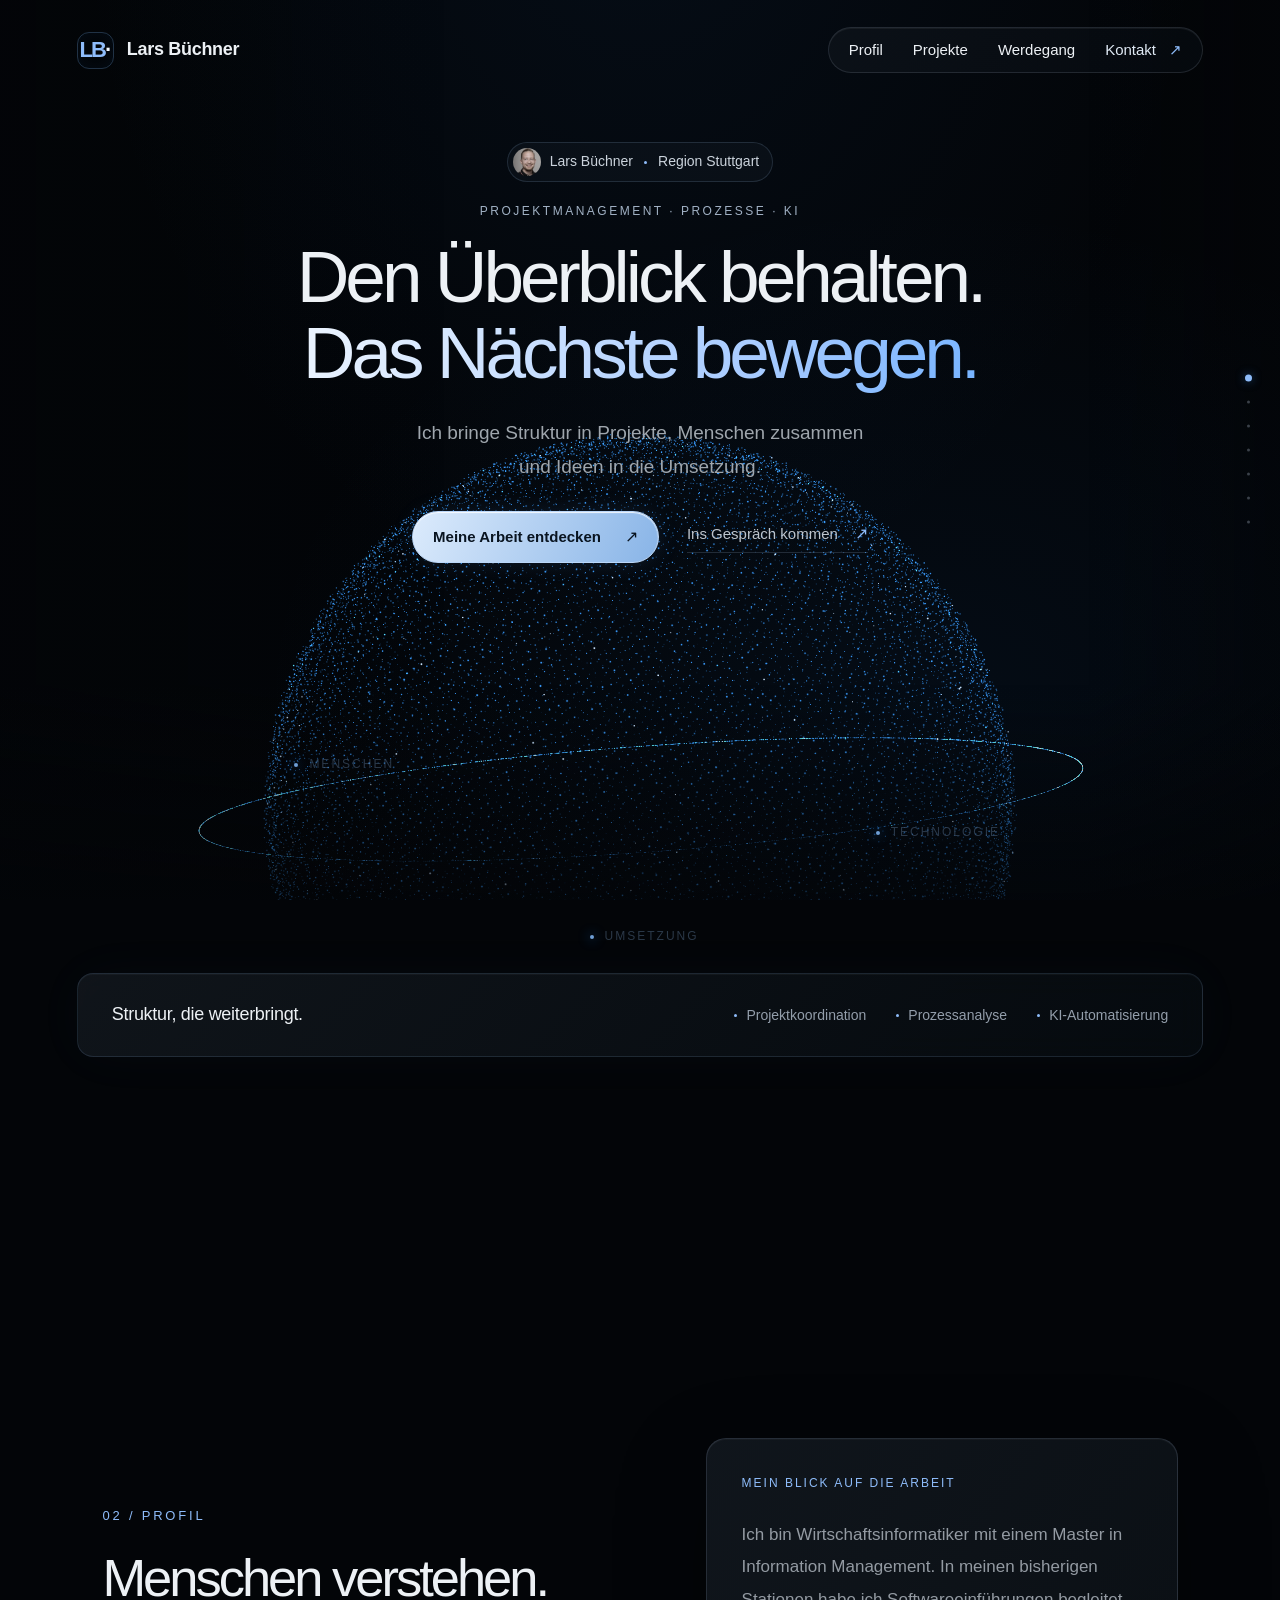
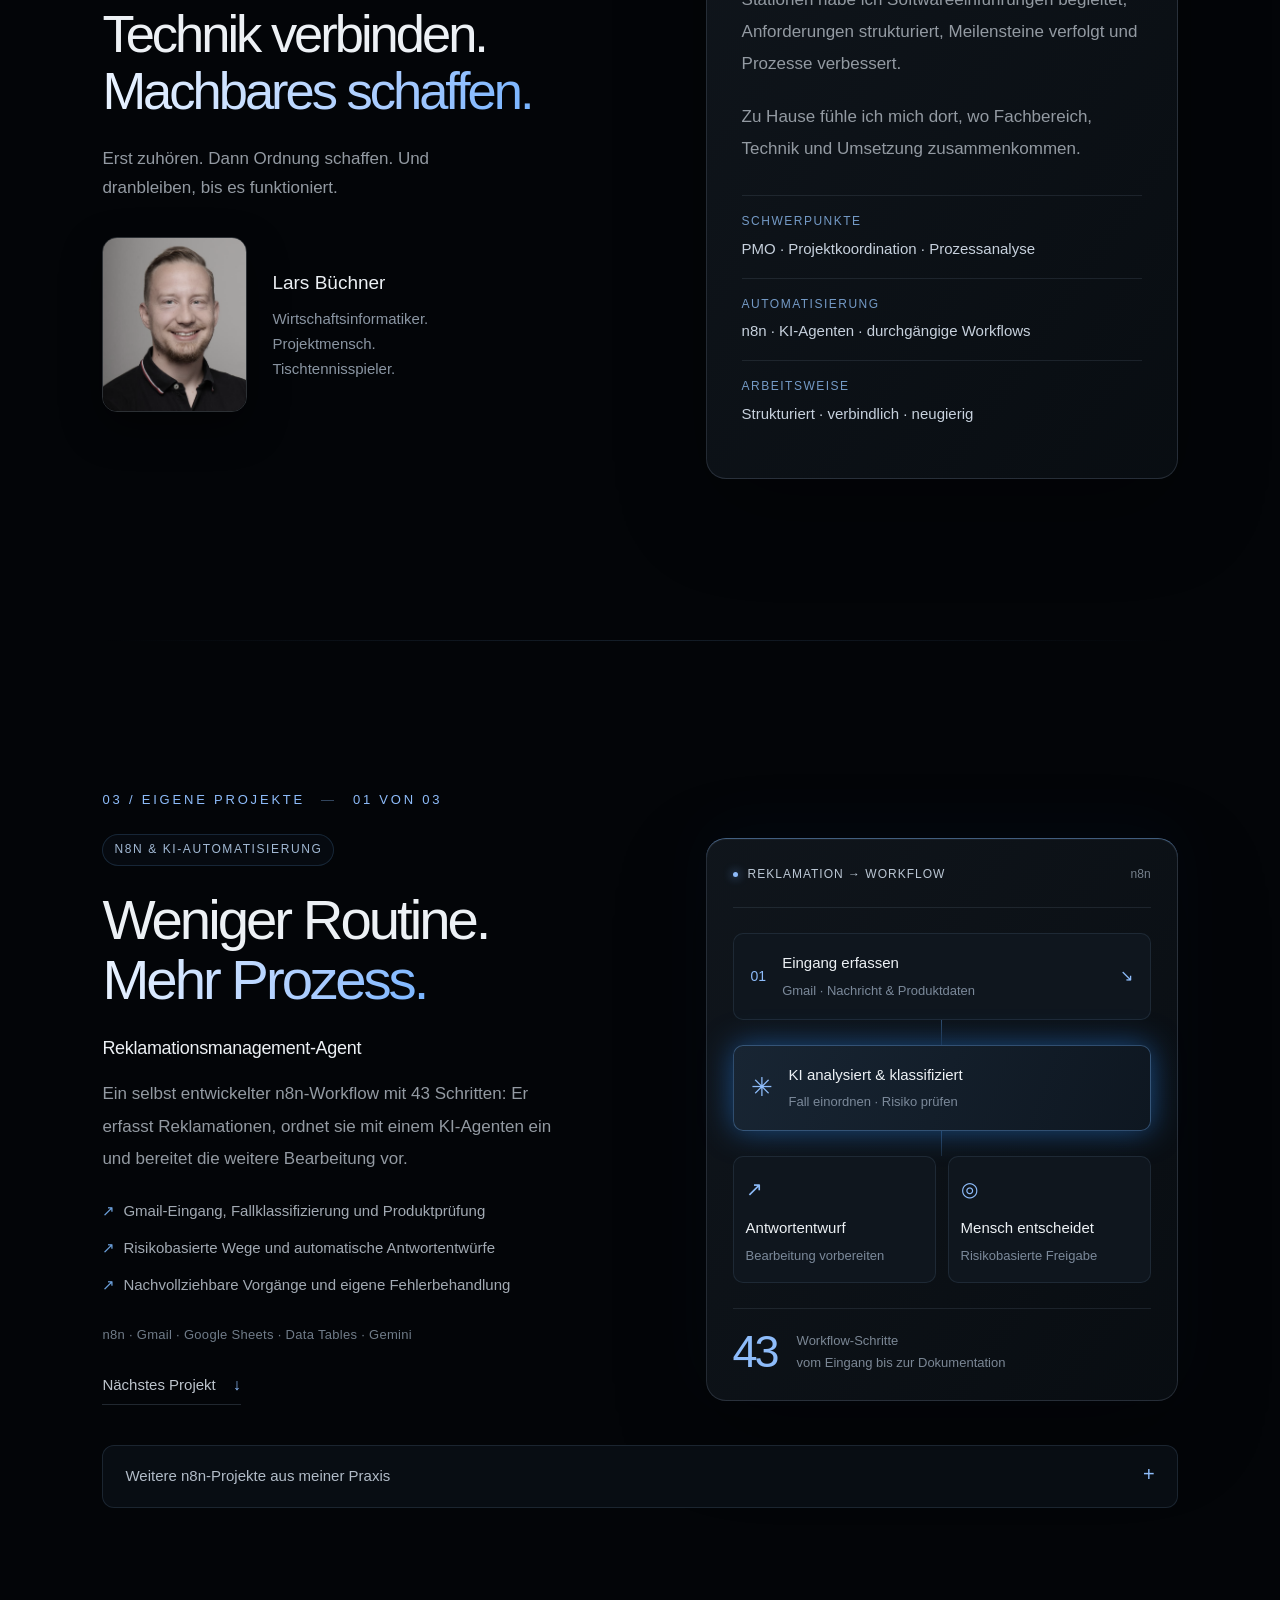
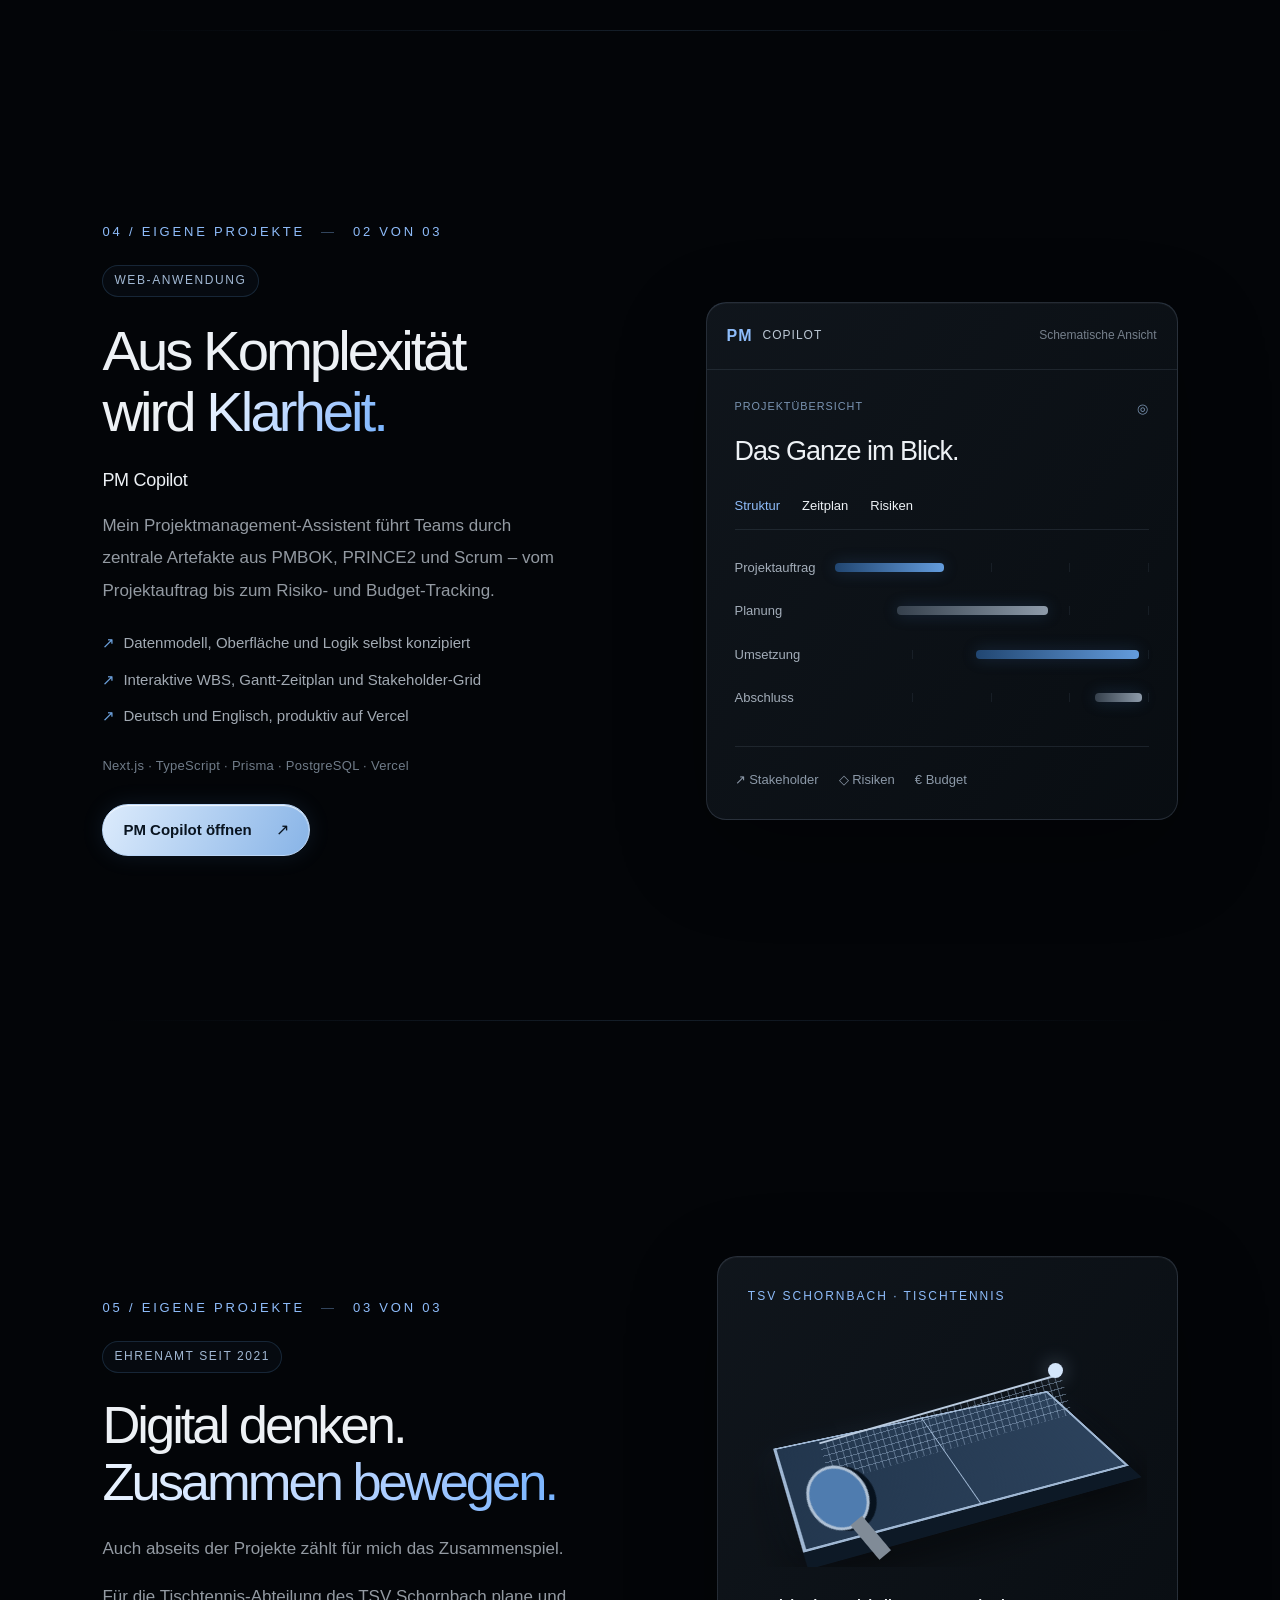
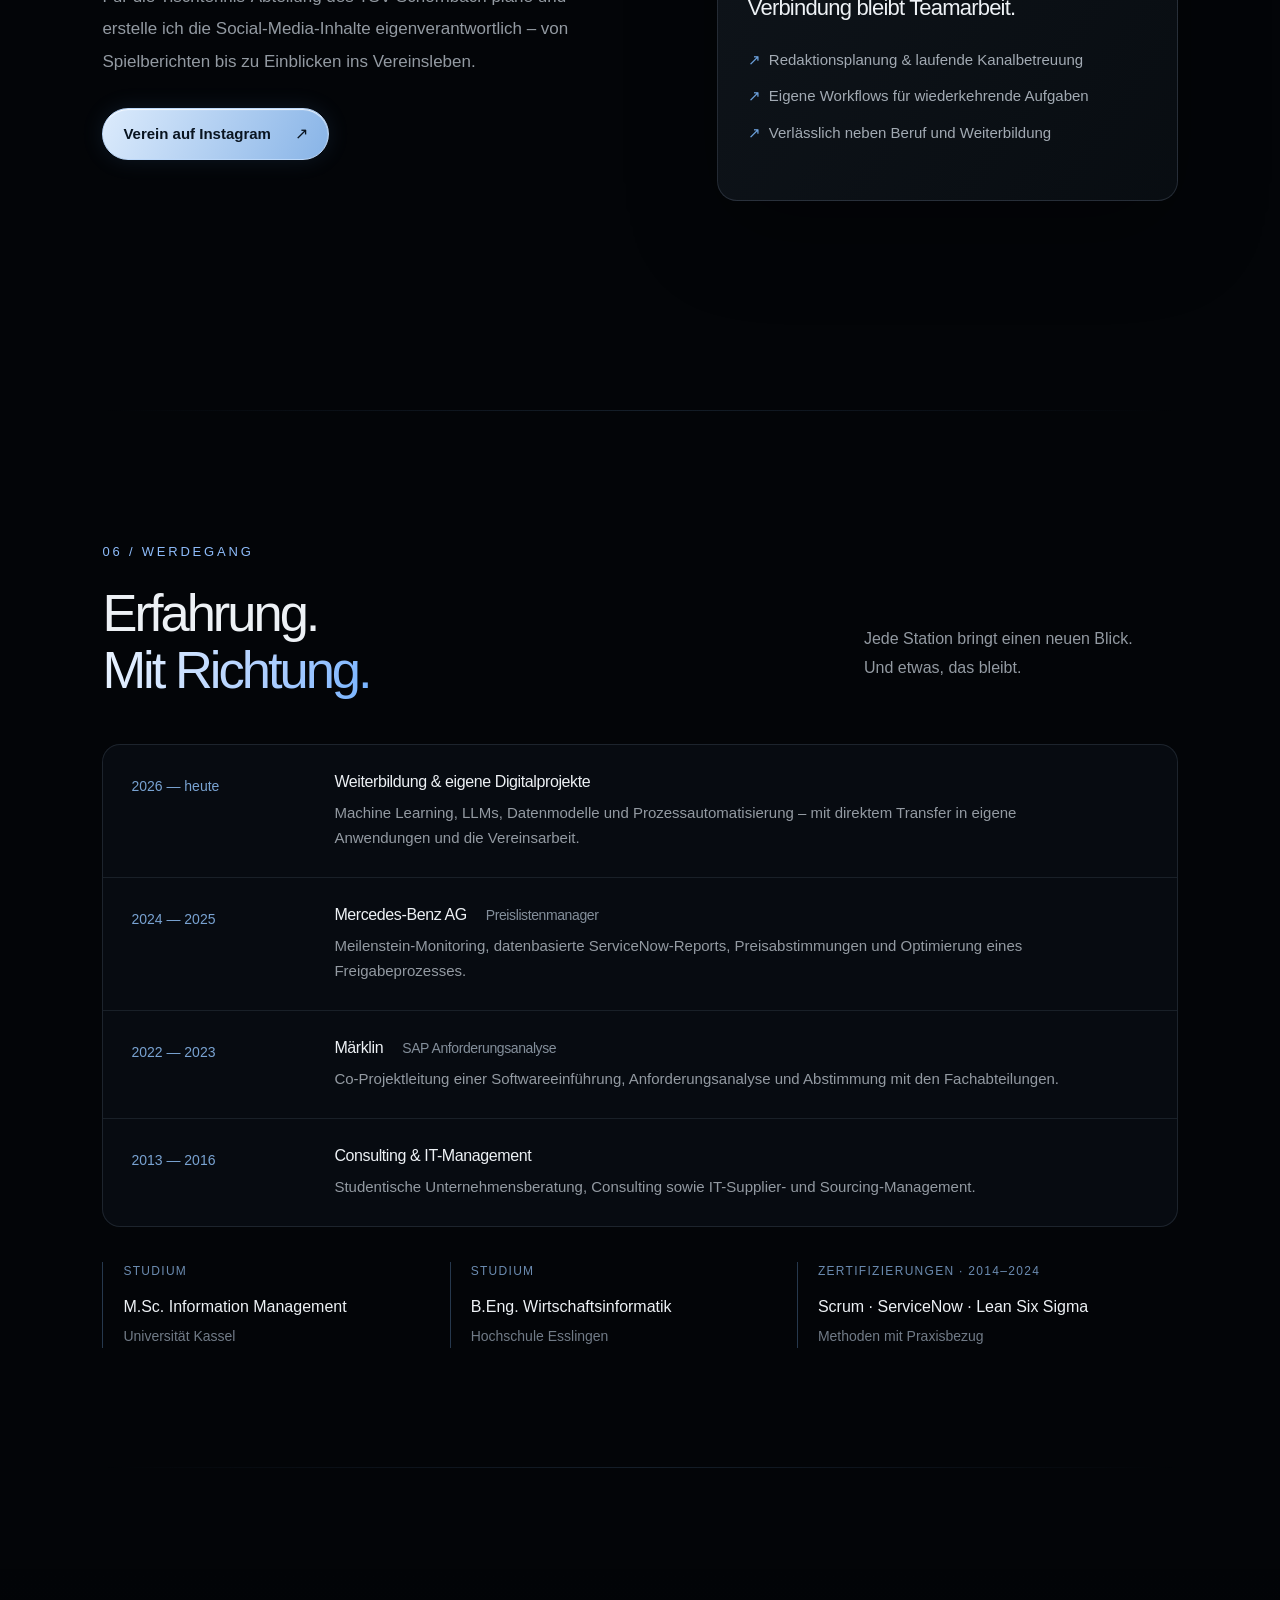
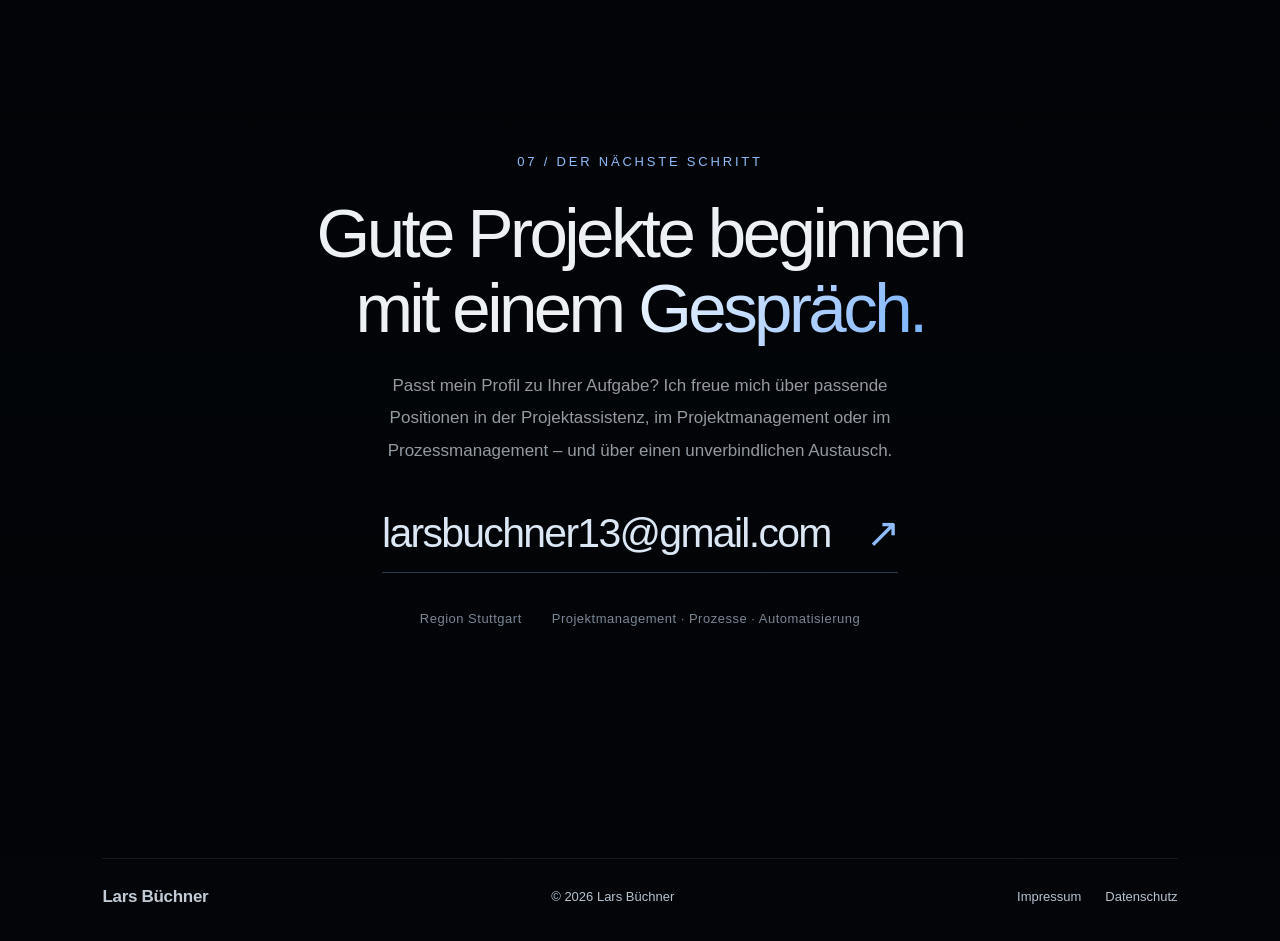
<file: index.html>
<!doctype html>
<html lang="de">
<head>
<meta charset="utf-8"><meta name="viewport" content="width=device-width, initial-scale=1"><meta name="theme-color" content="#030608">
<meta name="description" content="Lars Büchner – Projektmanagement, Prozessanalyse und KI-Automatisierung. Meine Arbeit, Projekte und mein Werdegang.">
<title>Lars Büchner – Projekte mit Perspektive</title><link rel="stylesheet" href="assets/css/style.css?v=10"><script src="assets/js/particles.js?v=10" defer></script><script src="assets/js/main.js?v=10" defer></script>
<link rel="stylesheet" href="assets/css/legal.css?v=1">
</head>
<body>
<a class="skip-link" href="#main">Zum Inhalt</a>
<div class="universe" aria-hidden="true"><div class="ambient-glow"></div><div class="orb-fallback"></div><canvas id="particle-world"></canvas><div class="universe-vignette"></div></div>
<header class="site-header"><a class="wordmark" href="#top" aria-label="Lars Büchner – zur Startseite"><span class="monogram">LB<span>·</span></span><span>Lars Büchner</span></a><nav aria-label="Hauptnavigation"><a href="#profil">Profil</a><a href="#projekte">Projekte</a><a href="#werdegang">Werdegang</a><a class="nav-contact" href="#kontakt">Kontakt <span aria-hidden="true">↗</span></a></nav></header>
<nav class="chapter-nav" aria-label="Abschnitte"><a href="#top" class="active" aria-label="01 – Start" aria-current="location"><span>Start</span></a><a href="#profil" aria-label="02 – Profil"><span>Profil</span></a><a href="#projekte" aria-label="03 – Automatisierung"><span>Automatisierung</span></a><a href="#copilot" aria-label="04 – PM Copilot"><span>PM Copilot</span></a><a href="#verein" aria-label="05 – Ehrenamt"><span>Ehrenamt</span></a><a href="#werdegang" aria-label="06 – Werdegang"><span>Werdegang</span></a><a href="#kontakt" aria-label="07 – Kontakt"><span>Kontakt</span></a></nav>
<main id="main">
<section class="scene hero" id="top" data-scene="0" aria-labelledby="hero-title"><div class="content hero-layout"><div class="hero-copy"><a class="identity" href="#profil"><img src="assets/img/portrait.jpg" alt="" width="32" height="32"><span>Lars Büchner</span><span class="identity-dot"></span><span>Region Stuttgart</span></a><p class="eyebrow">Projektmanagement · Prozesse · KI</p><h1 id="hero-title">Den Überblick behalten.<br><em>Das Nächste bewegen.</em></h1><p class="intro">Ich bringe Struktur in Projekte, Menschen zusammen<br class="desktop-break"> und Ideen in die Umsetzung.</p><div class="actions"><a class="button" href="#projekte">Meine Arbeit entdecken <span aria-hidden="true">↗</span></a><a class="text-link" href="#kontakt">Ins Gespräch kommen <span aria-hidden="true">↗</span></a></div></div><div class="hero-stage" aria-hidden="true"><span class="orbit-label label-left">MENSCHEN</span><span class="orbit-label label-right">TECHNOLOGIE</span><span class="orbit-label label-bottom">UMSETZUNG</span></div><div class="hero-foundation"><span>Struktur, die weiterbringt.</span><div><span>Projektkoordination</span><span>Prozessanalyse</span><span>KI-Automatisierung</span></div></div></div></section>
<section class="scene" id="profil" data-scene="1" aria-labelledby="profile-title"><div class="content profile-layout"><div><p class="eyebrow">02 / Profil</p><h2 id="profile-title">Menschen verstehen.<br>Technik verbinden.<br><em>Machbares schaffen.</em></h2><p class="section-lead">Erst zuhören. Dann Ordnung schaffen. Und dranbleiben, bis es funktioniert.</p><figure class="profile-portrait"><img src="assets/img/portrait.jpg" width="680" height="840" loading="lazy" alt="Lars Büchner"><figcaption><strong>Lars Büchner</strong><span>Wirtschaftsinformatiker.<br>Projektmensch.<br>Tischtennisspieler.</span></figcaption></figure></div><div class="glass profile-panel depth"><span class="panel-label">Mein Blick auf die Arbeit</span><p>Ich bin Wirtschaftsinformatiker mit einem Master in Information Management. In meinen bisherigen Stationen habe ich Softwareeinführungen begleitet, Anforderungen strukturiert, Meilensteine verfolgt und Prozesse verbessert.</p><p>Zu Hause fühle ich mich dort, wo Fachbereich, Technik und Umsetzung zusammenkommen.</p><dl class="facts"><div><dt>Schwerpunkte</dt><dd>PMO · Projektkoordination · Prozessanalyse</dd></div><div><dt>Automatisierung</dt><dd>n8n · KI-Agenten · durchgängige Workflows</dd></div><div><dt>Arbeitsweise</dt><dd>Strukturiert · verbindlich · neugierig</dd></div></dl></div></div></section>
<section class="scene project" id="projekte" data-scene="2" aria-labelledby="automation-title"><div class="content"><p class="eyebrow">03 / Eigene Projekte <span class="eyebrow-divider">—</span> 01 von 03</p><div class="project-layout"><div class="project-copy"><span class="tag">n8n & KI-Automatisierung</span><h2 id="automation-title">Weniger Routine.<br><em>Mehr Prozess.</em></h2><h3>Reklamationsmanagement-Agent</h3><p>Ein selbst entwickelter n8n-Workflow mit 43 Schritten: Er erfasst Reklamationen, ordnet sie mit einem KI-Agenten ein und bereitet die weitere Bearbeitung vor.</p><ul class="check-list"><li>Gmail-Eingang, Fallklassifizierung und Produktprüfung</li><li>Risikobasierte Wege und automatische Antwortentwürfe</li><li>Nachvollziehbare Vorgänge und eigene Fehlerbehandlung</li></ul><p class="tools">n8n · Gmail · Google Sheets · Data Tables · Gemini</p><a href="#copilot" class="text-link">Nächstes Projekt <span aria-hidden="true">↓</span></a></div><div class="workflow-visual glass depth" role="img" aria-label="Vereinfachter Ablauf: Eingang, KI-Analyse, risikobasierte Prüfung, Antwortentwurf oder menschliche Entscheidung."><div class="visual-heading"><span class="status-dot"></span> REKLAMATION → WORKFLOW <span>n8n</span></div><div class="flow-node first"><b>01</b><div><strong>Eingang erfassen</strong><small>Gmail · Nachricht & Produktdaten</small></div><span>↘</span></div><div class="flow-connector"></div><div class="flow-node ai"><b>✳</b><div><strong>KI analysiert & klassifiziert</strong><small>Fall einordnen · Risiko prüfen</small></div></div><div class="flow-connector"></div><div class="flow-branches"><div class="flow-node"><span>↗</span><strong>Antwortentwurf</strong><small>Bearbeitung vorbereiten</small></div><div class="flow-node"><span>◎</span><strong>Mensch entscheidet</strong><small>Risikobasierte Freigabe</small></div></div><div class="visual-footer"><strong>43</strong><span>Workflow-Schritte<br>vom Eingang bis zur Dokumentation</span></div></div></div><details class="practice"><summary>Weitere n8n-Projekte aus meiner Praxis <span aria-hidden="true">+</span></summary><div class="practice-grid"><div><h3>Prozessoptimierungs-Agent</h3><p>Ist-Prozess analysieren, Soll-Prozess, KPIs und Umsetzungsplan ableiten.</p></div><div><h3>PMO-Meetingvorbereitung</h3><p>Offene Punkte prüfen, Maßnahmen ableiten und Meetingfragen vorbereiten.</p></div><div><h3>Änderungsmanagement</h3><p>Antrag, KI-Auswirkungsanalyse und menschliche Entscheidung dokumentieren.</p></div></div></details></div></section>
<section class="scene project" id="copilot" data-scene="3" aria-labelledby="copilot-title"><div class="content"><p class="eyebrow">04 / Eigene Projekte <span class="eyebrow-divider">—</span> 02 von 03</p><div class="project-layout"><div class="project-copy"><span class="tag">Web-Anwendung</span><h2 id="copilot-title">Aus Komplexität<br>wird <em>Klarheit.</em></h2><h3>PM Copilot</h3><p>Mein Projektmanagement-Assistent führt Teams durch zentrale Artefakte aus PMBOK, PRINCE2 und Scrum – vom Projektauftrag bis zum Risiko- und Budget-Tracking.</p><ul class="check-list"><li>Datenmodell, Oberfläche und Logik selbst konzipiert</li><li>Interaktive WBS, Gantt-Zeitplan und Stakeholder-Grid</li><li>Deutsch und Englisch, produktiv auf Vercel</li></ul><p class="tools">Next.js · TypeScript · Prisma · PostgreSQL · Vercel</p><a class="button" href="https://project-asssistant.vercel.app/de" target="_blank" rel="noopener noreferrer">PM Copilot öffnen <span aria-hidden="true">↗</span></a></div><div class="dashboard glass depth" role="img" aria-label="Schematische Darstellung der PM-Copilot-Bereiche: Projektstruktur, Zeitplan, Stakeholder, Risiken und Budget."><div class="visual-heading"><span class="mini-logo">PM</span> COPILOT <span>Schematische Ansicht</span></div><div class="dashboard-body"><div class="dashboard-top"><small>PROJEKTÜBERSICHT</small><span>◎</span></div><h3>Das Ganze im Blick.</h3><div class="dashboard-tabs"><span>Struktur</span><span>Zeitplan</span><span>Risiken</span></div><div class="gantt"><div><span>Projektauftrag</span><i style="--start:0;--width:35%"></i></div><div><span>Planung</span><i style="--start:20%;--width:48%"></i></div><div><span>Umsetzung</span><i style="--start:45%;--width:52%"></i></div><div><span>Abschluss</span><i style="--start:83%;--width:15%"></i></div></div><div class="dashboard-features"><span>↗ Stakeholder</span><span>◇ Risiken</span><span>€ Budget</span></div></div></div></div></div></section>
<section class="scene" id="verein" data-scene="4" aria-labelledby="club-title"><div class="content club-layout"><div><p class="eyebrow">05 / Eigene Projekte <span class="eyebrow-divider">—</span> 03 von 03</p><span class="tag">Ehrenamt seit 2021</span><h2 id="club-title">Digital denken.<br><em>Zusammen bewegen.</em></h2><p class="section-lead">Auch abseits der Projekte zählt für mich das Zusammenspiel.</p><p>Für die Tischtennis-Abteilung des TSV Schornbach plane und erstelle ich die Social-Media-Inhalte eigenverantwortlich – von Spielberichten bis zu Einblicken ins Vereinsleben.</p><a class="button" href="https://www.instagram.com/tsv_schornbach_tischtennis/" target="_blank" rel="noopener noreferrer">Verein auf Instagram <span aria-hidden="true">↗</span></a></div><div class="club-card glass depth"><span class="panel-label">TSV Schornbach · Tischtennis</span><div class="table-art" aria-hidden="true"><div class="table-top"></div><div class="table-net"></div><div class="ball"></div><span class="racket"></span></div><h3>Verbindung bleibt Teamarbeit.</h3><ul class="check-list"><li>Redaktionsplanung & laufende Kanalbetreuung</li><li>Eigene Workflows für wiederkehrende Aufgaben</li><li>Verlässlich neben Beruf und Weiterbildung</li></ul></div></div></section>
<section class="scene experience" id="werdegang" data-scene="5" aria-labelledby="experience-title"><div class="content"><div class="experience-heading"><div><p class="eyebrow">06 / Werdegang</p><h2 id="experience-title">Erfahrung.<br><em>Mit Richtung.</em></h2></div><p>Jede Station bringt einen neuen Blick.<br>Und etwas, das bleibt.</p></div><ol class="timeline"><li><time>2026 — heute</time><div><h3>Weiterbildung & eigene Digitalprojekte</h3><p>Machine Learning, LLMs, Datenmodelle und Prozessautomatisierung – mit direktem Transfer in eigene Anwendungen und die Vereinsarbeit.</p></div></li><li><time>2024 — 2025</time><div><h3>Mercedes-Benz AG <span>Preislistenmanager</span></h3><p>Meilenstein-Monitoring, datenbasierte ServiceNow-Reports, Preisabstimmungen und Optimierung eines Freigabeprozesses.</p></div></li><li><time>2022 — 2023</time><div><h3>Märklin <span>SAP Anforderungsanalyse</span></h3><p>Co-Projektleitung einer Softwareeinführung, Anforderungsanalyse und Abstimmung mit den Fachabteilungen.</p></div></li><li><time>2013 — 2016</time><div><h3>Consulting & IT-Management</h3><p>Studentische Unternehmensberatung, Consulting sowie IT-Supplier- und Sourcing-Management.</p></div></li></ol><div class="education-strip"><div><small>Studium</small><strong>M.Sc. Information Management</strong><span>Universität Kassel</span></div><div><small>Studium</small><strong>B.Eng. Wirtschaftsinformatik</strong><span>Hochschule Esslingen</span></div><div><small>Zertifizierungen · 2014–2024</small><strong>Scrum · ServiceNow · Lean Six Sigma</strong><span>Methoden mit Praxisbezug</span></div></div></div></section>
<section class="scene contact" id="kontakt" data-scene="6" aria-labelledby="contact-title"><div class="content contact-content"><p class="eyebrow">07 / Der nächste Schritt</p><h2 id="contact-title">Gute Projekte beginnen<br>mit einem <em>Gespräch.</em></h2><p>Passt mein Profil zu Ihrer Aufgabe? Ich freue mich über passende Positionen in der Projektassistenz, im Projektmanagement oder im Prozessmanagement – und über einen unverbindlichen Austausch.</p><a class="contact-mail" href="mailto:larsbuchner13@gmail.com">larsbuchner13@gmail.com <span aria-hidden="true">↗</span></a><div class="contact-meta"><span>Region Stuttgart</span><span>Projektmanagement · Prozesse · Automatisierung</span></div></div></section>
</main><footer class="content site-footer"><a href="index.html" class="wordmark">Lars Büchner</a><span>© 2026 Lars Büchner</span><nav aria-label="Rechtliche Informationen"><a href="impressum.html">Impressum</a><a href="datenschutz.html">Datenschutz</a></nav></footer><div class="progress-track" aria-hidden="true"><span></span></div>
</body></html>
</file>
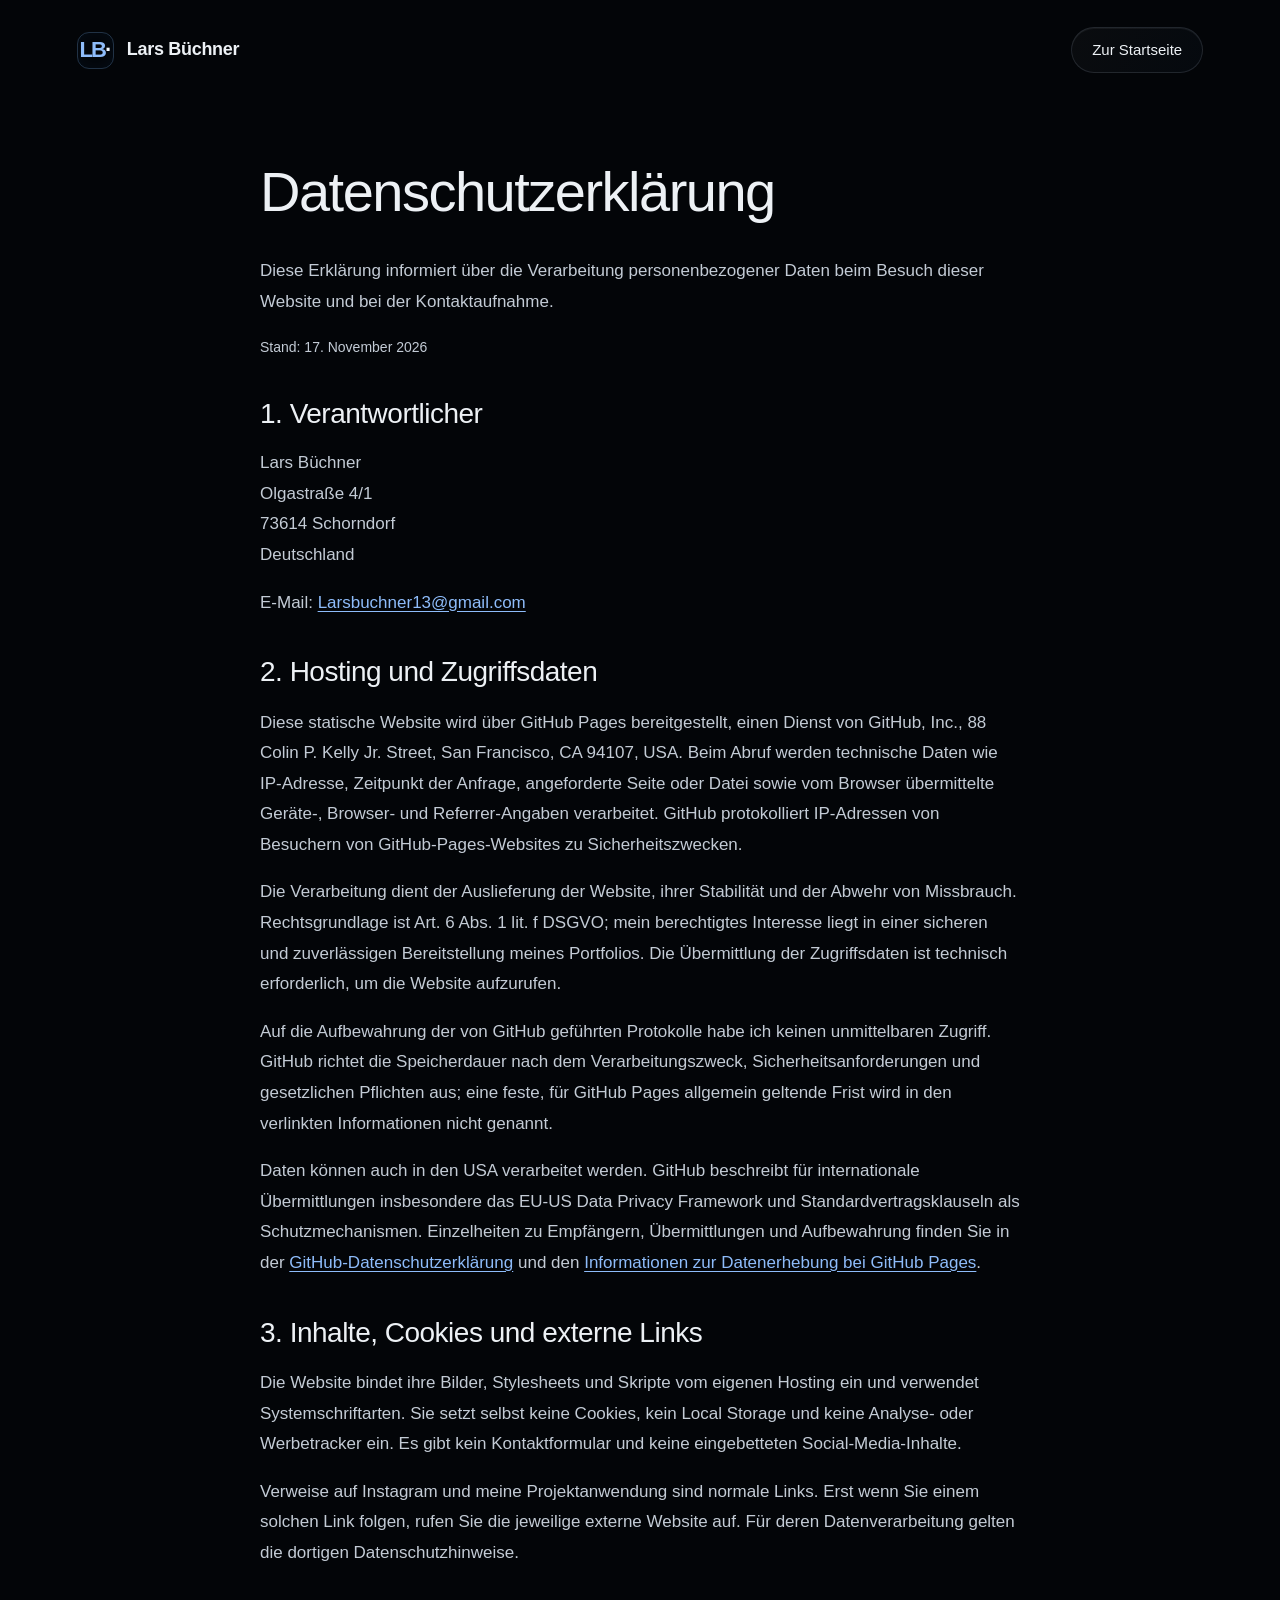
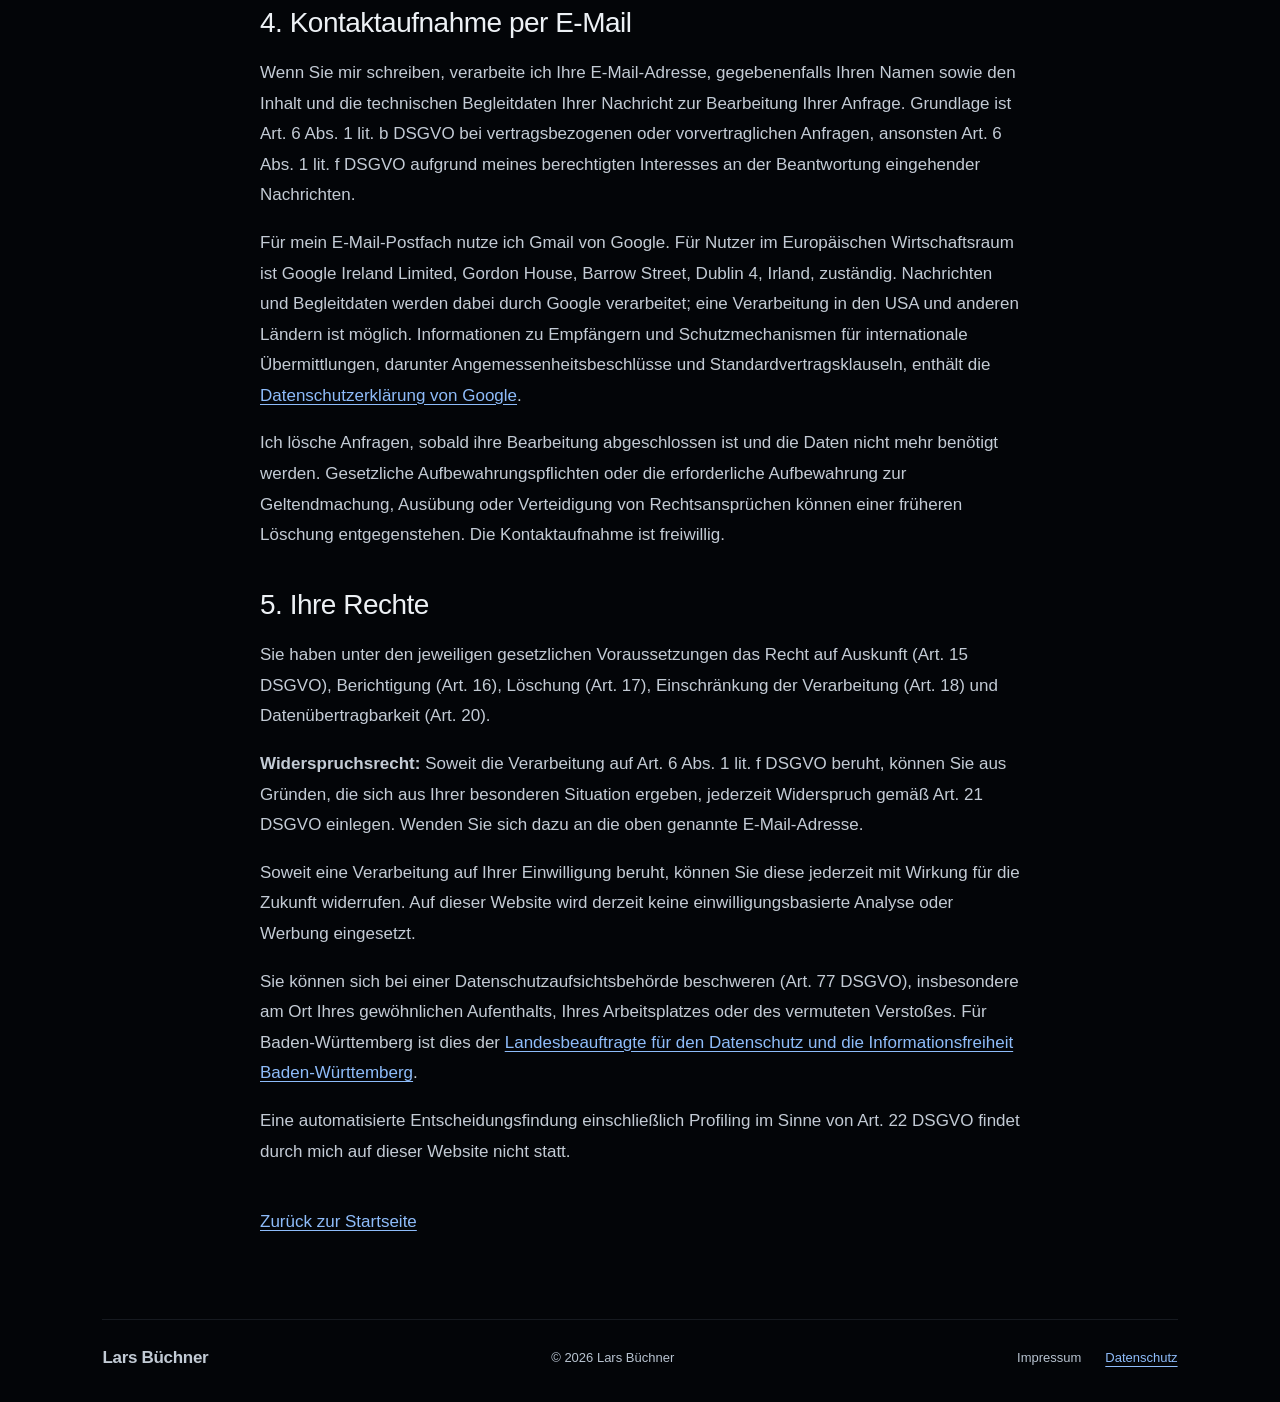
<file: datenschutz.html>
<!doctype html>
<html lang="de">
<head>
<meta charset="utf-8">
<meta name="viewport" content="width=device-width, initial-scale=1">
<meta name="theme-color" content="#030608">
<meta name="description" content="Datenschutzerklärung der persönlichen Website von Lars Büchner.">
<title>Datenschutzerklärung – Lars Büchner</title>
<link rel="stylesheet" href="assets/css/style.css?v=10">
<link rel="stylesheet" href="assets/css/legal.css?v=1">
</head>
<body class="legal-page">
<a class="skip-link" href="#main">Zum Inhalt</a>
<header class="site-header"><a class="wordmark" href="index.html" aria-label="Lars Büchner – zur Startseite"><span class="monogram">LB<span>·</span></span><span>Lars Büchner</span></a><nav aria-label="Hauptnavigation"><a href="index.html">Zur Startseite</a></nav></header>
<main id="main" class="legal-main">
<h1>Datenschutzerklärung</h1>
<p>Diese Erklärung informiert über die Verarbeitung personenbezogener Daten beim Besuch dieser Website und bei der Kontaktaufnahme.</p>
<p class="legal-date">Stand: 17. November 2026</p>
<section aria-labelledby="verantwortlicher"><h2 id="verantwortlicher">1. Verantwortlicher</h2>
<address>Lars Büchner<br>Olgastraße 4/1<br>73614 Schorndorf<br>Deutschland</address>
<p>E-Mail: <a href="mailto:Larsbuchner13@gmail.com">Larsbuchner13@gmail.com</a></p></section>
<section aria-labelledby="hosting"><h2 id="hosting">2. Hosting und Zugriffsdaten</h2>
<p>Diese statische Website wird über GitHub Pages bereitgestellt, einen Dienst von GitHub, Inc., 88 Colin P. Kelly Jr. Street, San Francisco, CA 94107, USA. Beim Abruf werden technische Daten wie IP-Adresse, Zeitpunkt der Anfrage, angeforderte Seite oder Datei sowie vom Browser übermittelte Geräte-, Browser- und Referrer-Angaben verarbeitet. GitHub protokolliert IP-Adressen von Besuchern von GitHub-Pages-Websites zu Sicherheitszwecken.</p>
<p>Die Verarbeitung dient der Auslieferung der Website, ihrer Stabilität und der Abwehr von Missbrauch. Rechtsgrundlage ist Art. 6 Abs. 1 lit. f DSGVO; mein berechtigtes Interesse liegt in einer sicheren und zuverlässigen Bereitstellung meines Portfolios. Die Übermittlung der Zugriffsdaten ist technisch erforderlich, um die Website aufzurufen.</p>
<p>Auf die Aufbewahrung der von GitHub geführten Protokolle habe ich keinen unmittelbaren Zugriff. GitHub richtet die Speicherdauer nach dem Verarbeitungszweck, Sicherheitsanforderungen und gesetzlichen Pflichten aus; eine feste, für GitHub Pages allgemein geltende Frist wird in den verlinkten Informationen nicht genannt.</p>
<p>Daten können auch in den USA verarbeitet werden. GitHub beschreibt für internationale Übermittlungen insbesondere das EU-US Data Privacy Framework und Standardvertragsklauseln als Schutzmechanismen. Einzelheiten zu Empfängern, Übermittlungen und Aufbewahrung finden Sie in der <a href="https://docs.github.com/en/site-policy/privacy-policies/github-general-privacy-statement">GitHub-Datenschutzerklärung</a> und den <a href="https://docs.github.com/en/pages/getting-started-with-github-pages/what-is-github-pages#data-collection">Informationen zur Datenerhebung bei GitHub Pages</a>.</p></section>
<section aria-labelledby="lokale-inhalte"><h2 id="lokale-inhalte">3. Inhalte, Cookies und externe Links</h2>
<p>Die Website bindet ihre Bilder, Stylesheets und Skripte vom eigenen Hosting ein und verwendet Systemschriftarten. Sie setzt selbst keine Cookies, kein Local Storage und keine Analyse- oder Werbetracker ein. Es gibt kein Kontaktformular und keine eingebetteten Social-Media-Inhalte.</p>
<p>Verweise auf Instagram und meine Projektanwendung sind normale Links. Erst wenn Sie einem solchen Link folgen, rufen Sie die jeweilige externe Website auf. Für deren Datenverarbeitung gelten die dortigen Datenschutzhinweise.</p></section>
<section aria-labelledby="email"><h2 id="email">4. Kontaktaufnahme per E-Mail</h2>
<p>Wenn Sie mir schreiben, verarbeite ich Ihre E-Mail-Adresse, gegebenenfalls Ihren Namen sowie den Inhalt und die technischen Begleitdaten Ihrer Nachricht zur Bearbeitung Ihrer Anfrage. Grundlage ist Art. 6 Abs. 1 lit. b DSGVO bei vertragsbezogenen oder vorvertraglichen Anfragen, ansonsten Art. 6 Abs. 1 lit. f DSGVO aufgrund meines berechtigten Interesses an der Beantwortung eingehender Nachrichten.</p>
<p>Für mein E-Mail-Postfach nutze ich Gmail von Google. Für Nutzer im Europäischen Wirtschaftsraum ist Google Ireland Limited, Gordon House, Barrow Street, Dublin 4, Irland, zuständig. Nachrichten und Begleitdaten werden dabei durch Google verarbeitet; eine Verarbeitung in den USA und anderen Ländern ist möglich. Informationen zu Empfängern und Schutzmechanismen für internationale Übermittlungen, darunter Angemessenheitsbeschlüsse und Standardvertragsklauseln, enthält die <a href="https://policies.google.com/privacy?hl=de">Datenschutzerklärung von Google</a>.</p>
<p>Ich lösche Anfragen, sobald ihre Bearbeitung abgeschlossen ist und die Daten nicht mehr benötigt werden. Gesetzliche Aufbewahrungspflichten oder die erforderliche Aufbewahrung zur Geltendmachung, Ausübung oder Verteidigung von Rechtsansprüchen können einer früheren Löschung entgegenstehen. Die Kontaktaufnahme ist freiwillig.</p></section>
<section aria-labelledby="rechte"><h2 id="rechte">5. Ihre Rechte</h2>
<p>Sie haben unter den jeweiligen gesetzlichen Voraussetzungen das Recht auf Auskunft (Art. 15 DSGVO), Berichtigung (Art. 16), Löschung (Art. 17), Einschränkung der Verarbeitung (Art. 18) und Datenübertragbarkeit (Art. 20).</p>
<p><strong>Widerspruchsrecht:</strong> Soweit die Verarbeitung auf Art. 6 Abs. 1 lit. f DSGVO beruht, können Sie aus Gründen, die sich aus Ihrer besonderen Situation ergeben, jederzeit Widerspruch gemäß Art. 21 DSGVO einlegen. Wenden Sie sich dazu an die oben genannte E-Mail-Adresse.</p>
<p>Soweit eine Verarbeitung auf Ihrer Einwilligung beruht, können Sie diese jederzeit mit Wirkung für die Zukunft widerrufen. Auf dieser Website wird derzeit keine einwilligungsbasierte Analyse oder Werbung eingesetzt.</p>
<p>Sie können sich bei einer Datenschutzaufsichtsbehörde beschweren (Art. 77 DSGVO), insbesondere am Ort Ihres gewöhnlichen Aufenthalts, Ihres Arbeitsplatzes oder des vermuteten Verstoßes. Für Baden-Württemberg ist dies der <a href="https://www.baden-wuerttemberg.datenschutz.de/beschwerde/">Landesbeauftragte für den Datenschutz und die Informationsfreiheit Baden-Württemberg</a>.</p>
<p>Eine automatisierte Entscheidungsfindung einschließlich Profiling im Sinne von Art. 22 DSGVO findet durch mich auf dieser Website nicht statt.</p></section>
<p class="legal-back"><a href="index.html">Zurück zur Startseite</a></p>
</main>
<footer class="content site-footer"><a href="index.html" class="wordmark">Lars Büchner</a><span>© 2026 Lars Büchner</span><nav aria-label="Rechtliche Informationen"><a href="impressum.html">Impressum</a><a href="datenschutz.html" aria-current="page">Datenschutz</a></nav></footer>
</body>
</html>
</file>
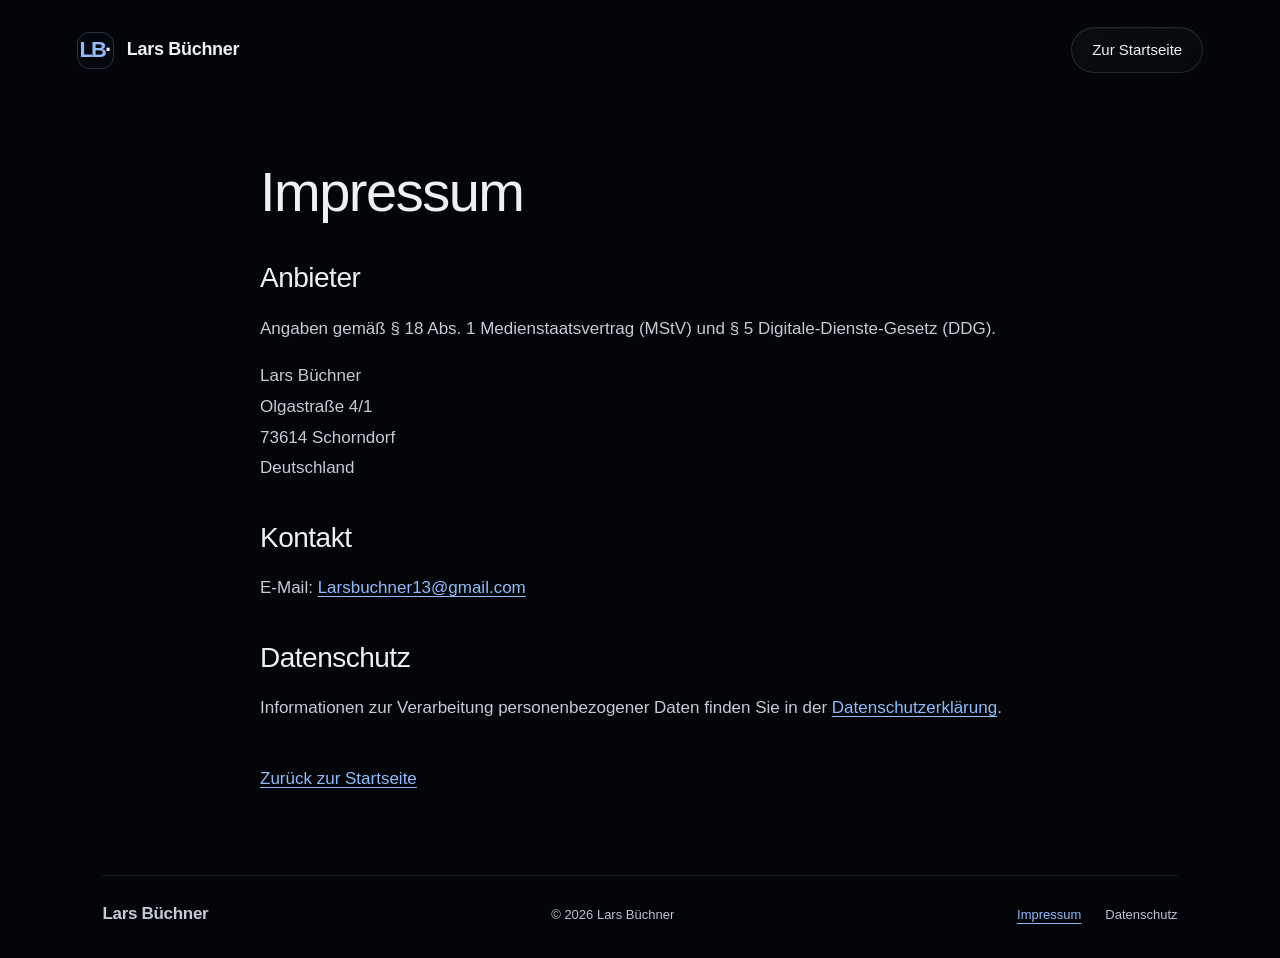
<file: impressum.html>
<!doctype html>
<html lang="de">
<head>
<meta charset="utf-8">
<meta name="viewport" content="width=device-width, initial-scale=1">
<meta name="theme-color" content="#030608">
<meta name="description" content="Impressum der persönlichen Website von Lars Büchner.">
<title>Impressum – Lars Büchner</title>
<link rel="stylesheet" href="assets/css/style.css?v=10">
<link rel="stylesheet" href="assets/css/legal.css?v=1">
</head>
<body class="legal-page">
<a class="skip-link" href="#main">Zum Inhalt</a>
<header class="site-header"><a class="wordmark" href="index.html" aria-label="Lars Büchner – zur Startseite"><span class="monogram">LB<span>·</span></span><span>Lars Büchner</span></a><nav aria-label="Hauptnavigation"><a href="index.html">Zur Startseite</a></nav></header>
<main id="main" class="legal-main">
<h1>Impressum</h1>
<section aria-labelledby="anbieter"><h2 id="anbieter">Anbieter</h2>
<p>Angaben gemäß § 18 Abs. 1 Medienstaatsvertrag (MStV) und § 5 Digitale-Dienste-Gesetz (DDG).</p>
<address>Lars Büchner<br>Olgastraße 4/1<br>73614 Schorndorf<br>Deutschland</address></section>
<section aria-labelledby="kontakt"><h2 id="kontakt">Kontakt</h2>
<p>E-Mail: <a href="mailto:Larsbuchner13@gmail.com">Larsbuchner13@gmail.com</a></p></section>
<section aria-labelledby="datenschutz"><h2 id="datenschutz">Datenschutz</h2>
<p>Informationen zur Verarbeitung personenbezogener Daten finden Sie in der <a href="datenschutz.html">Datenschutzerklärung</a>.</p></section>
<p class="legal-back"><a href="index.html">Zurück zur Startseite</a></p>
</main>
<footer class="content site-footer"><a href="index.html" class="wordmark">Lars Büchner</a><span>© 2026 Lars Büchner</span><nav aria-label="Rechtliche Informationen"><a href="impressum.html" aria-current="page">Impressum</a><a href="datenschutz.html">Datenschutz</a></nav></footer>
</body>
</html>
</file>
<file: assets/css/style.css>
:root{--paper:#edf1f5;--muted:#939aa2;--accent:#8ebcfa;--ink:#030508;--line:#acc4df1c;font-family:"Segoe UI",Arial,sans-serif;color:var(--paper);background:var(--ink);font-synthesis:none;color-scheme:dark}*{box-sizing:border-box}html{scroll-behavior:smooth;scroll-padding-top:100px}body{margin:0;line-height:1.65;overflow-x:clip}a{color:inherit;text-decoration:none}button{font:inherit}a,summary{-webkit-tap-highlight-color:transparent}a:focus-visible,summary:focus-visible{outline:2px solid var(--accent);outline-offset:6px}::selection{background:var(--accent);color:var(--ink)}.skip-link{position:fixed;top:-100px;left:20px;background:var(--accent);color:var(--ink);padding:12px;z-index:100}.skip-link:focus{top:15px}
.universe{position:fixed;inset:0;z-index:-1;pointer-events:none;background:#030508;overflow:hidden}#particle-world{position:absolute;inset:0;display:block;width:100%;height:100%;opacity:.98;transition:opacity .7s}.ambient-glow{position:absolute;inset:-20%;background:radial-gradient(ellipse at 50% 0%,#1a59a219,transparent 45%),radial-gradient(ellipse at 66% 70%,#1362bc13,transparent 40%)}.universe-vignette{position:absolute;inset:0;background:linear-gradient(0deg,#030508b0,transparent 24%),linear-gradient(90deg,#03050838,transparent 35%,transparent 85%,#03050855)}.orb-fallback{position:absolute;left:50%;top:58%;width:min(65vw,560px);aspect-ratio:1;transform:translate(-50%,-25%);border-radius:50%;background:radial-gradient(circle at 32% 26%,#619fe614,#070f1980 38%,#0f315740 69%,transparent 71%);box-shadow:inset -12px 2px 35px #73aae82b,0 0 70px #2d75c811;border:1px solid #73aae82b}.canvas-ready .orb-fallback{opacity:0}.canvas-unavailable #particle-world{display:none}
.site-header{height:100px;position:fixed;inset:0 0 auto;display:flex;align-items:center;justify-content:space-between;gap:30px;padding:0 6vw;z-index:30;transition:background .3s,height .3s}.site-header.scrolled{height:78px;background:#040609e6;border-bottom:1px solid var(--line);backdrop-filter:blur(18px)}.wordmark{display:flex;align-items:center;gap:13px;font-size:18px;font-weight:600;letter-spacing:-.3px}.monogram{font-size:22px;font-weight:700;color:var(--accent);letter-spacing:-2px;line-height:1;width:37px;height:37px;border:1px solid #6fa5e248;border-radius:12px;display:flex;align-items:center;justify-content:center;box-shadow:inset 0 0 18px #1e69bf16}.monogram span{color:#f3f8fe;letter-spacing:0}.site-header nav{display:flex;gap:30px;align-items:center;font-size:15px;border:1px solid #d2e5fb20;padding:10px 20px;border-radius:30px;background:linear-gradient(115deg,#ffffff08,#6aa9f008);box-shadow:inset 0 1px 0 #ffffff0d}.site-header nav a{transition:color .2s}.site-header nav a:hover,.site-header nav a[aria-current]{color:var(--accent)}.nav-contact{color:#e0eaf5}.nav-contact span{margin-left:9px;color:var(--accent)}
.content{width:min(1160px,84vw);margin-inline:auto}.scene{min-height:110svh;padding:145px 0 120px;position:relative;display:flex;align-items:center;scroll-margin-top:0}.scene:not(.hero):after{content:"";position:absolute;bottom:0;left:8vw;right:8vw;height:1px;background:linear-gradient(90deg,transparent,#6f9dd12b,transparent)}.hero{padding:142px 0 0;min-height:139svh;display:block}.hero-layout{width:min(1200px,88vw);display:flex;flex-direction:column;align-items:center}.hero-copy{text-align:center;position:relative;z-index:1;max-width:950px}.identity{display:inline-flex;align-items:center;gap:9px;font-size:14px;border:1px solid #a8ccf626;padding:5px 13px 5px 5px;border-radius:30px;background:#b7d5f808;margin-bottom:20px;color:#cbd3dc}.identity img{width:28px;height:28px;object-fit:cover;object-position:center 20%;border-radius:50%;filter:saturate(.55)}.identity-dot{width:3px;height:3px;background:var(--accent);border-radius:50%;margin-inline:2px}.eyebrow{font-size:13px;font-weight:500;text-transform:uppercase;letter-spacing:2.8px;color:var(--accent);display:flex;align-items:center;gap:10px;margin:0 0 23px}.hero .eyebrow{justify-content:center;font-size:12px;letter-spacing:2.5px;margin-bottom:17px;color:#a1b1c4}h1,h2{font-weight:500;letter-spacing:-3px;line-height:1.08;margin:0 0 25px;text-wrap:balance}h1{font-size:clamp(50px,5.7vw,84px);letter-spacing:-4px;line-height:1.04}h2{font-size:clamp(38px,4.1vw,58px)}h1 em,h2 em{font-style:normal;font-weight:500;background:linear-gradient(110deg,#edf5ff,#a6caff 68%,#76b3ff);background-clip:text;-webkit-background-clip:text;color:transparent}h3{font-size:18px;font-weight:500;line-height:1.4;margin:0 0 17px;letter-spacing:-.3px}.intro{font-size:19px;color:#9fa6ad;line-height:1.8;margin:0 auto 27px;max-width:530px}.actions{display:flex;justify-content:center;gap:28px;align-items:center;flex-wrap:wrap}.button{display:inline-flex;align-items:center;justify-content:center;gap:24px;padding:12px 20px;border-radius:30px;border:1px solid #bbd7f8;background:linear-gradient(115deg,#dcebfc,#88b4e7);color:#091420;font-size:15px;font-weight:600;box-shadow:0 0 22px #5997de21,inset 0 1px 1px #ffffffd9;transition:box-shadow .2s,transform .2s}.button:hover{box-shadow:0 0 32px #5997de48;transform:translateY(-2px)}.button span{font-size:16px;font-weight:400}.text-link{font-size:15px;color:#bdc4cc;display:inline-flex;align-items:center;gap:17px;border-bottom:1px solid #a2bfe030;padding-bottom:5px}.text-link:hover{color:var(--accent)}.text-link span{color:var(--accent);font-size:16px}.hero-stage{height:400px;width:min(720px,85vw);position:relative;pointer-events:none}.orbit-label{position:absolute;font-size:12px;letter-spacing:2px;color:#7091b75e;display:flex;align-items:center;gap:11px}.orbit-label:before{content:"";width:4px;height:4px;border-radius:50%;background:#6f9fd6;box-shadow:0 0 12px #1779e8}.label-left{left:2%;top:48%}.label-right{right:0;top:65%}.label-bottom{left:43%;bottom:4%}.hero-foundation{width:100%;border:1px solid #97c0ee24;border-radius:16px;padding:26px 34px;display:flex;justify-content:space-between;align-items:center;gap:25px;background:linear-gradient(135deg,#171d24aa,#070c11bb);box-shadow:0 0 55px #5997de08,inset 0 1px 0 #ffffff09;backdrop-filter:blur(14px);margin:10px 0 65px;position:relative}.hero-foundation>span{font-size:18px;font-weight:500;letter-spacing:-.3px}.hero-foundation>div{display:flex;gap:30px;color:#939eab;font-size:14px}.hero-foundation>div>span{position:relative;padding-left:12px}.hero-foundation>div>span:before{content:"";position:absolute;width:3px;height:3px;left:0;top:7px;background:var(--accent);border-radius:50%}
.chapter-nav{position:fixed;right:25px;top:50%;transform:translateY(-50%);display:flex;flex-direction:column;gap:11px;z-index:20}.chapter-nav a{display:block;width:13px;height:13px;position:relative}.chapter-nav a:after{content:"";position:absolute;inset:5px;background:#b6c4d550;border-radius:50%;transition:all .3s}.chapter-nav a.active:after{inset:3px;background:var(--accent);box-shadow:0 0 10px #3689e880}.chapter-nav a span{position:absolute;right:21px;top:-4px;font-size:13px;white-space:nowrap;background:#090e13;padding:2px 8px;border:1px solid var(--line);border-radius:5px;opacity:0;transition:opacity .2s}.chapter-nav a:hover span,.chapter-nav a:focus-visible span{opacity:1}.progress-track{position:fixed;bottom:0;left:0;width:100%;height:2px;z-index:40}.progress-track span{display:block;height:100%;background:var(--accent);transform:scaleX(var(--progress,0));transform-origin:left;box-shadow:0 0 10px #1779e8}
p{color:var(--muted)}.profile-layout{display:grid;grid-template-columns:1.05fr 1fr;gap:10%;align-items:center}.section-lead{font-size:17px;line-height:1.7;max-width:400px}.profile-portrait{display:flex;gap:25px;align-items:center;margin:34px 0 0}.profile-portrait img{display:block;width:145px;height:175px;object-fit:cover;object-position:50% 20%;filter:saturate(.55);border-radius:15px;border:1px solid #d4e6fb30;box-shadow:0 15px 40px #0007}.profile-portrait figcaption{display:flex;flex-direction:column;gap:9px}.profile-portrait figcaption strong{font-size:19px;font-weight:500}.profile-portrait figcaption span{font-size:15px;color:#8b96a3}.glass{background:linear-gradient(125deg,#11171eec,#090e13ee);border:1px solid #b9d1ed26;box-shadow:0 30px 90px #0005,inset 0 1px 0 #f4f9fe09;backdrop-filter:blur(20px);border-radius:20px}.profile-panel{padding:35px}.panel-label{display:block;text-transform:uppercase;letter-spacing:2px;font-size:12px;color:var(--accent);margin-bottom:25px}.profile-panel p{font-size:17px;line-height:1.9;margin:0 0 20px}.facts{margin:30px 0 0}.facts>div{border-top:1px solid var(--line);padding:16px 0}.facts dt{text-transform:uppercase;letter-spacing:1.5px;color:#749ac6;font-size:12px;margin-bottom:5px}.facts dd{margin:0;font-size:15px;color:#c7d1dd}.eyebrow-divider{opacity:.4;margin:0 6px}.project-layout{display:grid;grid-template-columns:1.05fr 1fr;gap:10%;align-items:center}.project-copy>p{font-size:17px;max-width:470px;line-height:1.9}.tag{font-size:12px;letter-spacing:1.6px;text-transform:uppercase;display:inline-block;border:1px solid #639ddf30;color:#a2b9d4;padding:5px 11px;margin-bottom:24px;border-radius:30px;background:#73aae809}.project h2{font-size:clamp(42px,4.4vw,64px)}.check-list{list-style:none;padding:0;margin:24px 0;display:grid;gap:12px;font-size:15px;color:#a2aab3}.check-list li{position:relative;padding-left:21px}.check-list li:before{content:"↗";position:absolute;left:0;color:#6ca0dc}.project-copy .tools{font-size:13px;color:#707c89;letter-spacing:.3px;margin:25px 0}.workflow-visual{padding:26px;position:relative}.workflow-visual:before,.dashboard:before{content:"";position:absolute;inset:-1px;border-radius:20px;pointer-events:none;border-top:1px solid #6facf163;box-shadow:0 -15px 60px #297bd909}.visual-heading{display:flex;align-items:center;gap:10px;font-size:12px;letter-spacing:1px;border-bottom:1px solid var(--line);padding-bottom:23px;color:#bbc7d4}.visual-heading>span:last-child{margin-left:auto;font-size:12px;letter-spacing:0;color:#76808c}.status-dot{width:5px;height:5px;background:var(--accent);border-radius:50%;box-shadow:0 0 10px #64a5f0}.flow-node{display:flex;gap:16px;align-items:center;background:#0f161e;border:1px solid #88abd420;padding:17px;position:relative;border-radius:10px}.flow-node.first{margin-top:25px}.flow-node>b{font-size:14px;color:var(--accent);font-weight:400}.flow-node>span:last-child{margin-left:auto;color:var(--accent)}.flow-node strong{font-size:15px;font-weight:500;display:block}.flow-node small{font-size:13px;color:#7b899a;display:block;margin-top:4px}.flow-node.ai{border-color:#629de166;background:linear-gradient(110deg,#182533,#0e1721);box-shadow:0 0 30px #1b4c84}.flow-node.ai b{font-size:26px}.flow-connector{height:25px;width:1px;background:linear-gradient(#5a98de70,#5a98de30);margin:auto}.flow-branches{display:grid;grid-template-columns:1fr 1fr;gap:12px}.flow-branches .flow-node{display:block;padding:16px 12px}.flow-branches .flow-node>span{display:block;font-size:20px;margin-bottom:10px;color:var(--accent)}.visual-footer{display:flex;gap:20px;align-items:center;border-top:1px solid var(--line);margin-top:25px;padding-top:20px}.visual-footer>strong{font-size:45px;color:var(--accent);font-weight:400;letter-spacing:-3px;line-height:1}.visual-footer>span{font-size:13px;color:#7b8795}.practice{margin-top:40px;border:1px solid #96bfee22;background:#090f15eb;border-radius:12px;backdrop-filter:blur(18px)}.practice summary{cursor:pointer;padding:18px 22px;font-size:15px;list-style:none;display:flex;justify-content:space-between;color:#b1bbc7}.practice summary::-webkit-details-marker{display:none}.practice summary>span{color:var(--accent);font-size:20px;line-height:1}.practice[open] summary>span{transform:rotate(45deg)}.practice-grid{padding:15px 24px 28px;display:grid;grid-template-columns:repeat(3,1fr);gap:28px}.practice-grid h3{font-size:17px}.practice-grid p{font-size:15px}.dashboard{position:relative;overflow:hidden}.dashboard .visual-heading{padding:20px}.mini-logo{font-size:16px;font-weight:600;color:var(--accent)}.dashboard-body{padding:28px}.dashboard-top{display:flex;justify-content:space-between;font-size:13px;color:#7b95b3;letter-spacing:1px}.dashboard h3{font-size:27px;letter-spacing:-1px;margin:14px 0 24px}.dashboard-tabs{display:flex;gap:22px;font-size:13px;border-bottom:1px solid var(--line);padding-bottom:12px}.dashboard-tabs span:first-child{color:var(--accent)}.gantt{margin:27px 0 38px;display:grid;gap:22px}.gantt>div{display:grid;grid-template-columns:100px 1fr;align-items:center;font-size:13px;color:#a3adb9}.gantt i{height:9px;display:block;position:relative;background:repeating-linear-gradient(90deg,transparent,transparent calc(25% - 1px),#a3bfe015 calc(25% - 1px),#a3bfe015 25%)}.gantt i:after{content:"";position:absolute;left:var(--start);width:var(--width);height:100%;background:linear-gradient(90deg,#214671,#639cdd);box-shadow:0 0 15px #417bbe40;border-radius:4px}.gantt>div:nth-child(even) i:after{background:linear-gradient(90deg,#35404c,#8e9baa)}.dashboard-features{border-top:1px solid var(--line);padding-top:22px;display:flex;gap:20px;font-size:13px;color:#8c99a8}
.club-layout{display:grid;grid-template-columns:1.1fr 1fr;gap:10%;align-items:center}.club-layout>div:first-child>p:not(.eyebrow){max-width:490px}.club-layout>div:first-child>p:not(.section-lead):not(.eyebrow){font-size:17px;margin-bottom:30px;line-height:1.9}.club-card{padding:30px}.club-card h3{font-size:22px;letter-spacing:-.8px}.table-art{height:235px;position:relative;perspective:600px;margin-bottom:26px;overflow:hidden}.table-top{background:linear-gradient(110deg,#22364d,#2c425c);border:3px solid #9fb7d3;position:absolute;width:80%;height:160px;left:10%;top:45px;transform:rotateX(55deg) rotateZ(-22deg);box-shadow:0 20px 0 #0d1926,0 38px 45px #0008,0 0 40px #70a9eb12}.table-top:after{content:"";position:absolute;left:50%;height:100%;border-left:1px solid #9fb7d3}.table-net{position:absolute;width:63%;height:42px;left:18%;top:75px;background:repeating-linear-gradient(90deg,transparent,transparent 6px,#9fb7d370 6px,#9fb7d370 7px),repeating-linear-gradient(0deg,transparent,transparent 6px,#9fb7d370 6px,#9fb7d370 7px);border-top:2px solid #bbcce0;transform:rotateZ(-16deg)}.ball{width:15px;height:15px;background:#d4e6fb;border-radius:50%;position:absolute;right:21%;top:31px;box-shadow:0 0 20px #b2d2f76b}.racket{position:absolute;left:15%;bottom:35px;width:60px;height:68px;border-radius:50%;background:#4f7caf;transform:rotate(-40deg);border:3px solid #afc1d5;box-shadow:5px 5px 0 #07121e}.racket:after{content:"";width:15px;height:45px;background:#808b97;position:absolute;left:19px;top:60px}.experience{padding-top:130px}.experience-heading{display:flex;justify-content:space-between;gap:40px;align-items:end;margin-bottom:45px}.experience-heading h2{margin-bottom:0}.experience-heading>p{font-size:16px;margin-right:45px;line-height:1.8}.timeline{list-style:none;padding:0;margin:0;background:#080d13eb;border:1px solid #acc4df22;border-radius:18px;overflow:hidden;backdrop-filter:blur(18px)}.timeline li{display:grid;grid-template-columns:175px 1fr;gap:28px;padding:26px 28px;border-bottom:1px solid var(--line)}.timeline li:last-child{border-bottom:0}.timeline time{font-size:14px;color:#79a3d2;padding-top:4px}.timeline h3{font-size:16px;margin:0 0 8px;letter-spacing:-.4px}.timeline h3 span{font-size:14px;color:#848f9b;display:inline-block;margin-left:15px}.timeline p{font-size:15px;max-width:760px;margin:0}.education-strip{display:grid;grid-template-columns:1fr 1fr 1.2fr;gap:30px;margin-top:35px}.education-strip>div{display:flex;flex-direction:column;border-left:1px solid #73aae84f;padding-left:20px}.education-strip small{color:#6b8bb0;font-size:12px;text-transform:uppercase;letter-spacing:1.3px;margin-bottom:12px}.education-strip strong{font-size:16px;font-weight:500}.education-strip span{font-size:14px;color:#717b87;margin-top:5px}.contact{min-height:110svh;display:flex;flex-direction:column;justify-content:center;padding-bottom:160px;text-align:center;background:linear-gradient(0deg,#030508c9,transparent 90%)}.contact-content{position:relative}.contact .eyebrow{justify-content:center}.contact h2{font-size:clamp(44px,5.4vw,78px);letter-spacing:-3.6px}.contact-content>p:not(.eyebrow){max-width:570px;font-size:17px;line-height:1.9;margin:0 auto 22px}.contact-mail{display:inline-flex;font-size:clamp(22px,3.2vw,43px);letter-spacing:-1.7px;border-bottom:1px solid #7ea7d559;padding:16px 0 10px;gap:35px;line-height:1.4;color:#dbe7f4}.contact-mail:hover{color:var(--accent)}.contact-mail span{color:var(--accent)}.contact-meta{display:flex;justify-content:center;gap:30px;font-size:13px;letter-spacing:.5px;margin-top:35px;color:#7a8795}footer{position:absolute;bottom:30px;display:flex;align-items:center;justify-content:space-between;font-size:13px;color:#5e6a78;border-top:1px solid var(--line);padding-top:24px;text-align:left}footer .wordmark{color:#c2cbd5;font-size:17px}.contact:after{display:none}.reveal-ready .scene:not(.hero)>.content{opacity:0;transform:translateY(32px);transition:opacity .85s,transform .85s}.reveal-ready .scene:not(.hero)>.content.in-view{opacity:1;transform:none}.scene:not(.hero) .content{position:relative}
@media(min-width:1600px){.content{width:1160px}.hero-stage{height:470px}.hero{padding-top:165px}.hero-foundation{margin-top:35px}}
@media(max-width:1000px){.site-header{padding-inline:5vw}.content{width:84vw}.site-header nav{gap:23px}.profile-layout,.project-layout,.club-layout{gap:6%}.profile-panel{padding:27px}.workflow-visual{padding:21px}.flow-branches{gap:8px}.flow-branches strong{font-size:14px}.dashboard-body{padding:23px}.gantt>div{grid-template-columns:80px 1fr}.dashboard-features{gap:15px;font-size:12px}.chapter-nav{right:15px}.timeline li{grid-template-columns:125px 1fr}.hero-foundation{padding:22px}.hero-foundation>div{gap:19px;font-size:13px}.club-card{padding:24px}.club-card h3{font-size:20px}.profile-portrait{gap:17px}.profile-portrait img{width:125px;height:150px}}
@media(max-width:720px){html{scroll-padding-top:112px}.site-header,.site-header.scrolled{height:108px;padding:14px 7vw 51px;gap:14px;background:#030508e8;backdrop-filter:blur(15px);border-bottom:1px solid var(--line)}.wordmark{font-size:16px;gap:10px}.monogram{font-size:20px;width:32px;height:32px;border-radius:10px}.site-header nav{position:absolute;bottom:12px;left:7vw;right:7vw;justify-content:space-between;gap:16px;font-size:14px;padding:6px 14px}.chapter-nav{right:8px;gap:7px}.chapter-nav a{width:11px;height:11px}.chapter-nav a:after{inset:4px}.chapter-nav a.active:after{inset:3px}.content{width:84vw}.scene{padding:145px 0 90px;min-height:105svh}.hero{padding:153px 0 0;min-height:115svh}.hero-layout{width:88vw}.identity{font-size:13px;gap:7px;margin-bottom:20px}.identity img{width:24px;height:24px}.hero .eyebrow{font-size:10px;letter-spacing:2px;margin-bottom:20px}h1{font-size:clamp(34px,8.4vw,58px);letter-spacing:-1.8px;line-height:1.12;margin-bottom:20px}h2{font-size:clamp(34px,8.5vw,52px);letter-spacing:-1.7px}.intro{font-size:16px;padding-inline:8px;max-width:330px;margin-bottom:24px}.desktop-break{display:none}.actions{gap:20px}.button{font-size:14px;padding:11px 16px;gap:20px}.text-link{font-size:13px;gap:10px}.hero-stage{height:330px;width:85vw}.orbit-label{font-size:10px;letter-spacing:1.5px}.label-left{left:0;top:54%}.label-right{right:-1%;top:70%}.label-bottom{bottom:0;left:37%}.hero-foundation{display:block;text-align:center;margin:20px 0 30px;padding:21px 10px;border-radius:14px}.hero-foundation>span{font-size:16px}.hero-foundation>div{justify-content:center;gap:12px;flex-wrap:wrap;font-size:12px;margin-top:12px}.hero-foundation>div>span{padding-left:9px}.hero-foundation>div>span:before{top:6px}.profile-layout,.project-layout,.club-layout{grid-template-columns:1fr;gap:36px}.eyebrow{font-size:12px;letter-spacing:1.8px;margin-bottom:23px}.section-lead{font-size:19px;max-width:370px}.profile-portrait{margin-top:28px;gap:24px}.profile-portrait img{width:125px;height:155px}.profile-panel{padding:27px}.profile-panel p{font-size:16px}.project h2{font-size:clamp(38px,9.2vw,56px)}.project-copy>p{font-size:16px}.project h3{font-size:18px}.project-copy .tools{font-size:12px}.workflow-visual,.dashboard{max-width:470px;width:100%;justify-self:center}.workflow-visual{padding:24px}.practice{margin-top:30px}.practice summary{font-size:14px;padding:16px}.practice-grid{grid-template-columns:1fr;gap:8px}.practice-grid h3{font-size:17px;margin-bottom:5px}.practice-grid p{margin-top:0}.club-card{max-width:470px;width:100%;justify-self:center}.club-layout>div:first-child>p:not(.section-lead):not(.eyebrow){font-size:16px}.table-art{height:220px}.experience-heading{display:block;margin-bottom:30px}.experience-heading>p{margin-top:20px;font-size:15px}.timeline li{grid-template-columns:1fr;gap:10px;padding:22px}.timeline h3{font-size:19px}.timeline h3 span{display:block;margin:5px 0 0}.timeline p{font-size:15px}.education-strip{grid-template-columns:1fr;gap:25px}.education-strip small{margin-bottom:6px}.contact{padding-bottom:210px;min-height:100svh}.contact h2{font-size:clamp(36px,9.3vw,57px);letter-spacing:-1.8px}.contact-content>p:not(.eyebrow){font-size:16px}.contact-mail{font-size:clamp(18px,5.4vw,30px);gap:16px;letter-spacing:-.7px}.contact-meta{flex-direction:column;gap:8px;font-size:12px;margin-top:28px}.contact footer{flex-wrap:wrap;gap:15px;padding-top:20px;bottom:25px}.contact footer .wordmark{width:100%}footer>span{font-size:12px}body:not([data-chapter="0"]) #particle-world{opacity:.30}.universe-vignette{background:linear-gradient(90deg,#03050835,transparent 60%,#03050820)}.orb-fallback{width:80vw;top:65%}}
@media(prefers-reduced-motion:reduce){html{scroll-behavior:auto}*,*:before,*:after{animation:none!important;transition:none!important}.reveal-ready .scene:not(.hero)>.content{opacity:1;transform:none}}

/* Keep the larger labels readable in narrow layouts. */
.visual-heading,.dashboard-features,.dashboard-tabs,.hero-foundation>div{flex-wrap:wrap}.profile-portrait figcaption{min-width:0}.hero-foundation>div>span:before{top:10px}
</file>
<file: assets/css/legal.css>
/* Shared legal navigation and readable standalone legal pages. */
.site-footer{position:relative;bottom:auto;gap:20px;flex-wrap:wrap;margin:0 auto;padding:24px 0 30px;color:#b8c3d0}
.site-footer nav{display:flex;flex-wrap:wrap;gap:24px}
.site-footer a:hover,.site-footer a[aria-current="page"]{color:var(--accent);text-decoration:underline;text-underline-offset:4px}
.site-footer a:focus-visible,.legal-main a:focus-visible{outline:2px solid var(--accent);outline-offset:5px}
.contact{padding-bottom:90px}
.legal-page{min-height:100svh;display:flex;flex-direction:column}
.legal-main{width:min(760px,84vw);margin:0 auto;flex:1;padding:160px 0 64px;overflow-wrap:anywhere}
.legal-main h1{font-size:clamp(34px,6vw,56px);line-height:1.15;letter-spacing:-1.5px;margin:0 0 32px}
.legal-main h2{font-size:clamp(22px,4vw,28px);line-height:1.3;letter-spacing:-.5px;margin:36px 0 16px}
.legal-main p,.legal-main address{font-size:17px;line-height:1.8;color:#c3cbd5}
.legal-main address{font-style:normal}
.legal-main a{color:var(--accent);text-decoration:underline;text-underline-offset:3px}
.legal-date{font-size:14px!important}
.legal-back{margin-top:40px}
@media(max-width:720px){.site-footer{gap:16px}.site-footer .wordmark{width:100%}.site-footer nav{gap:24px}.legal-main{padding-top:145px}.legal-main p,.legal-main address{font-size:16px}}
</file>
